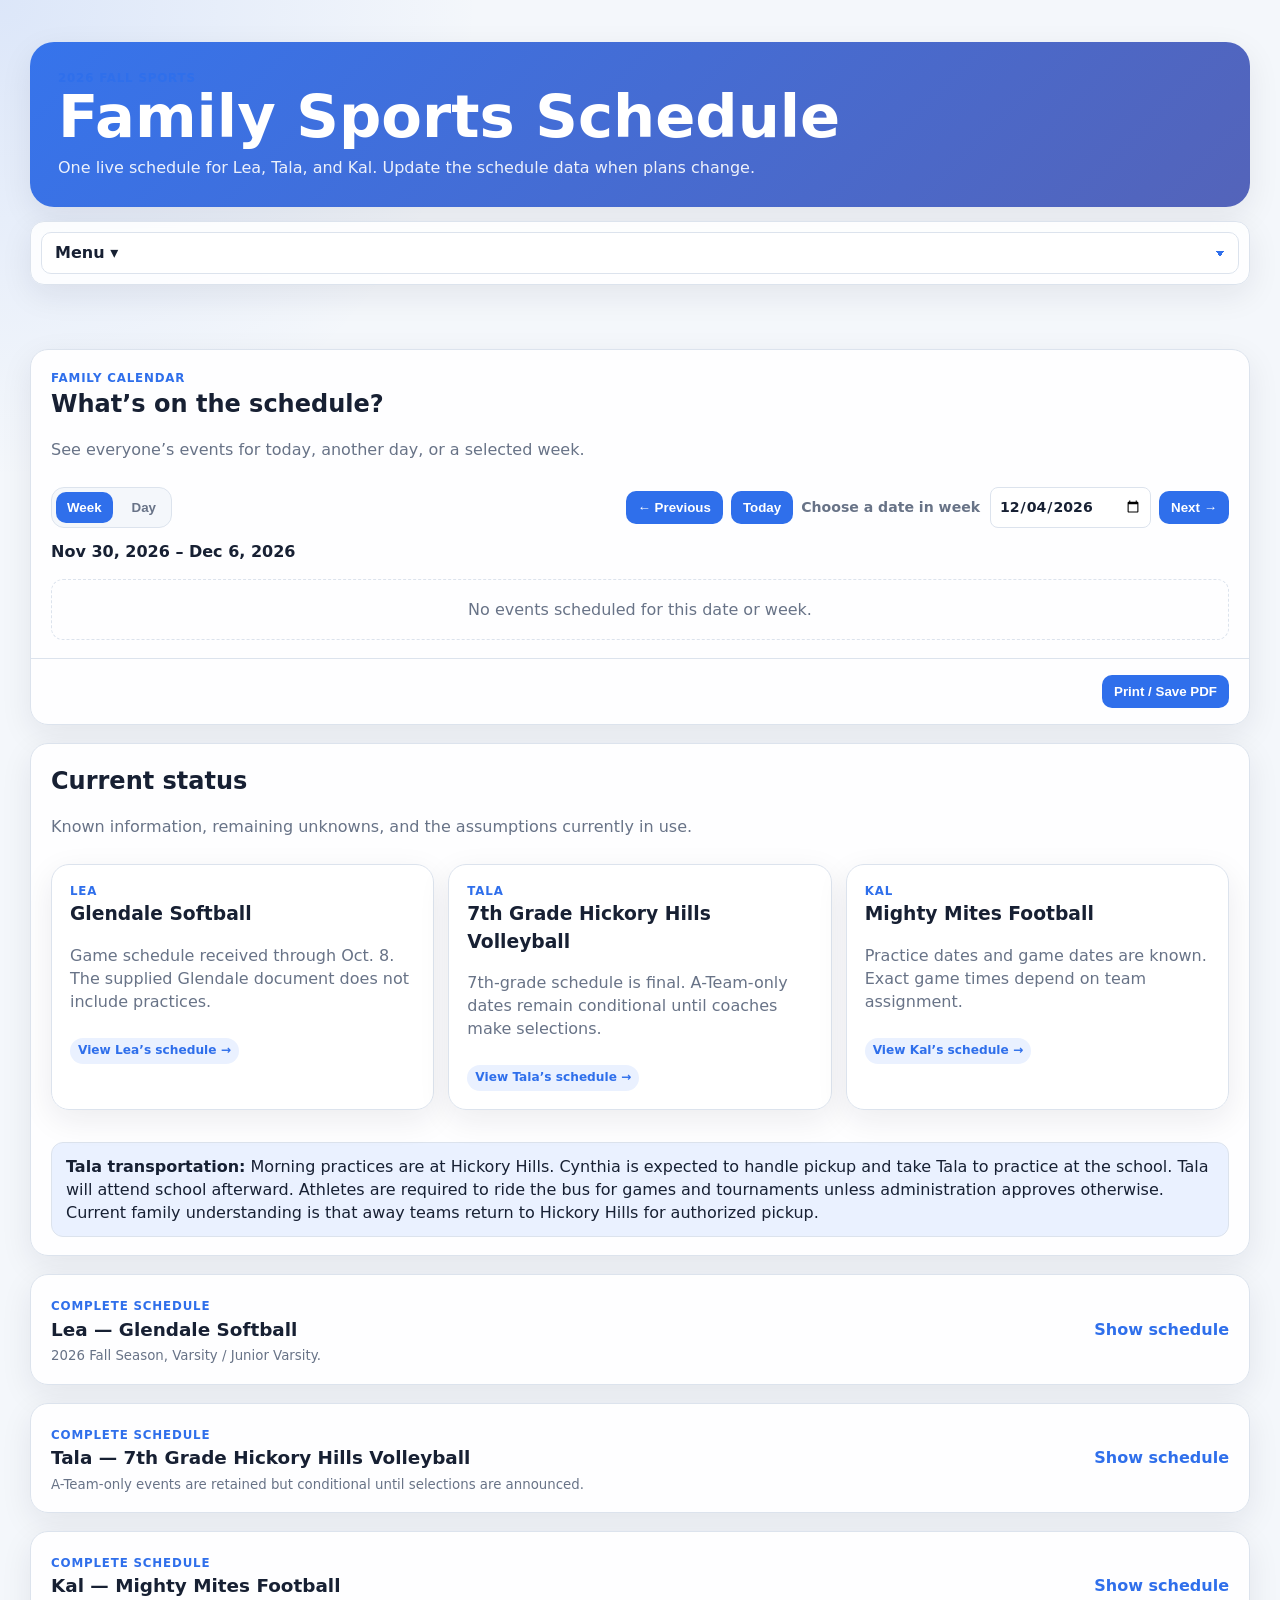
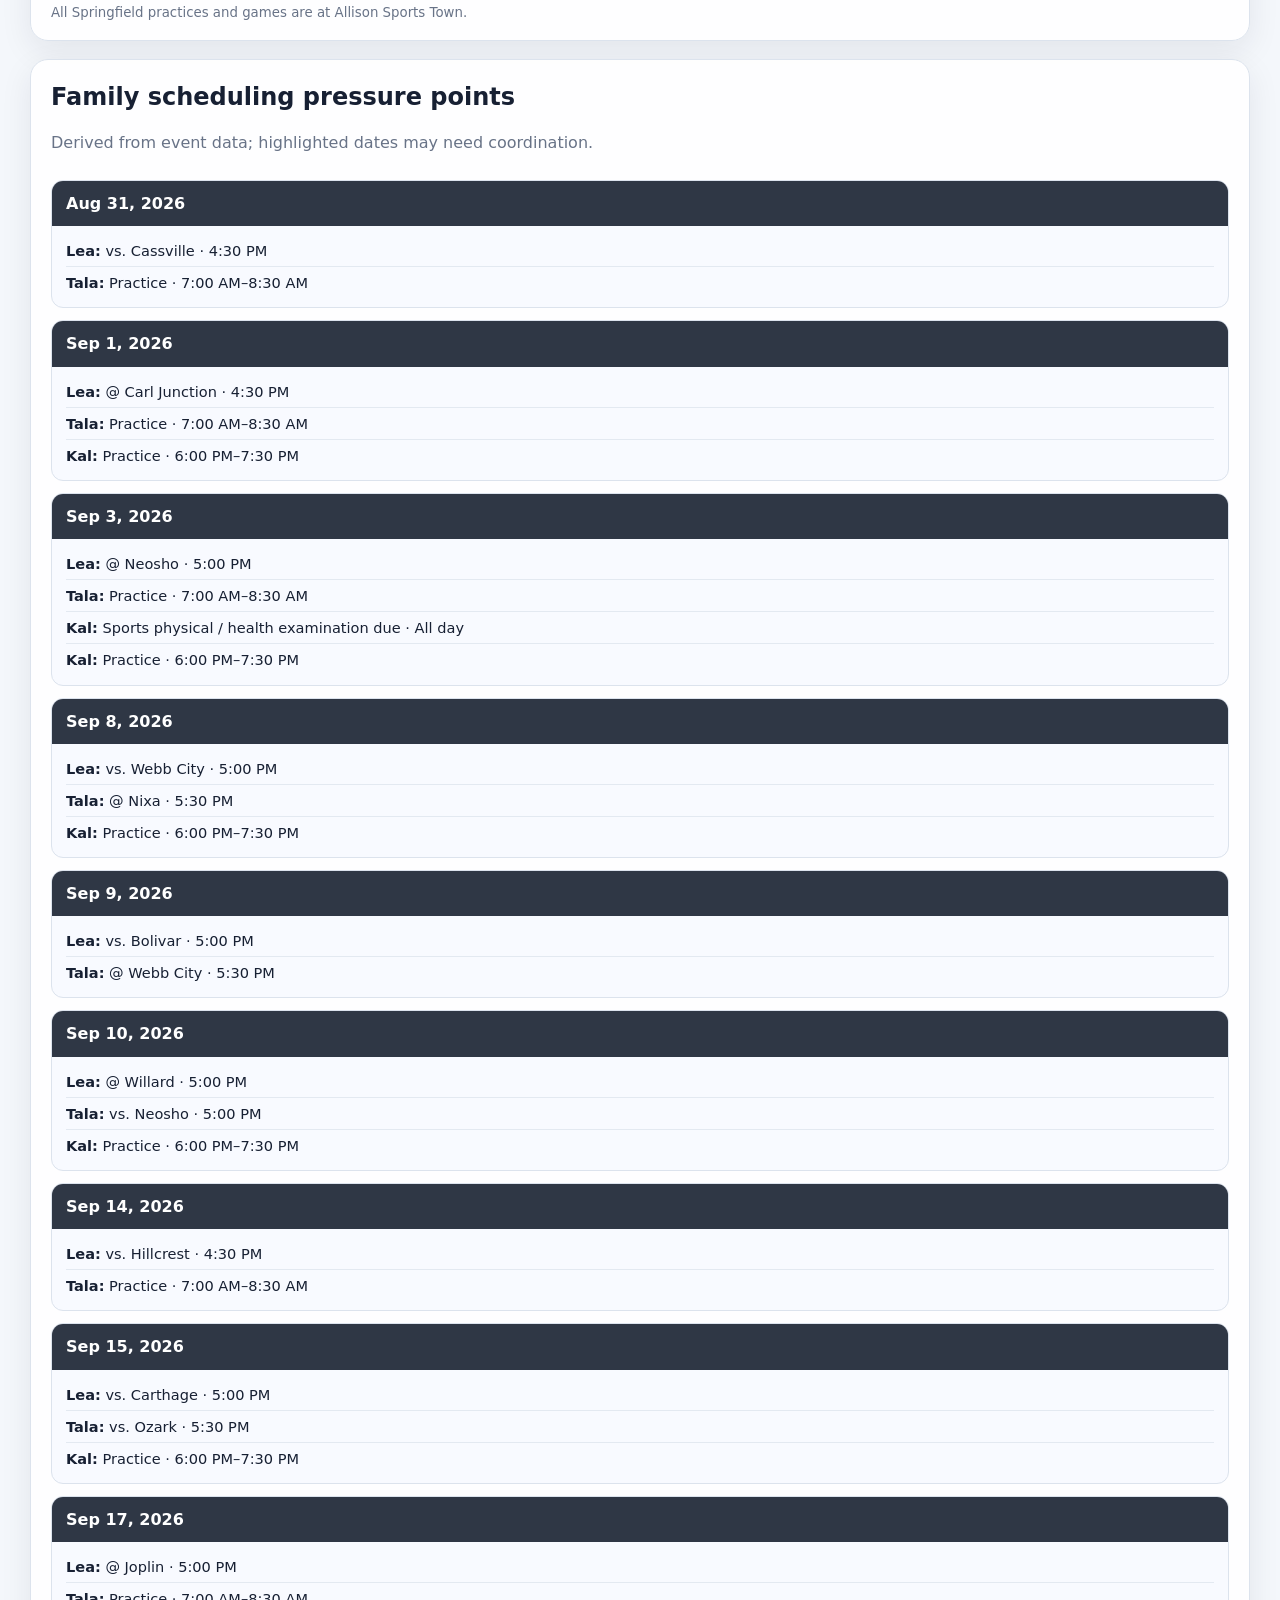
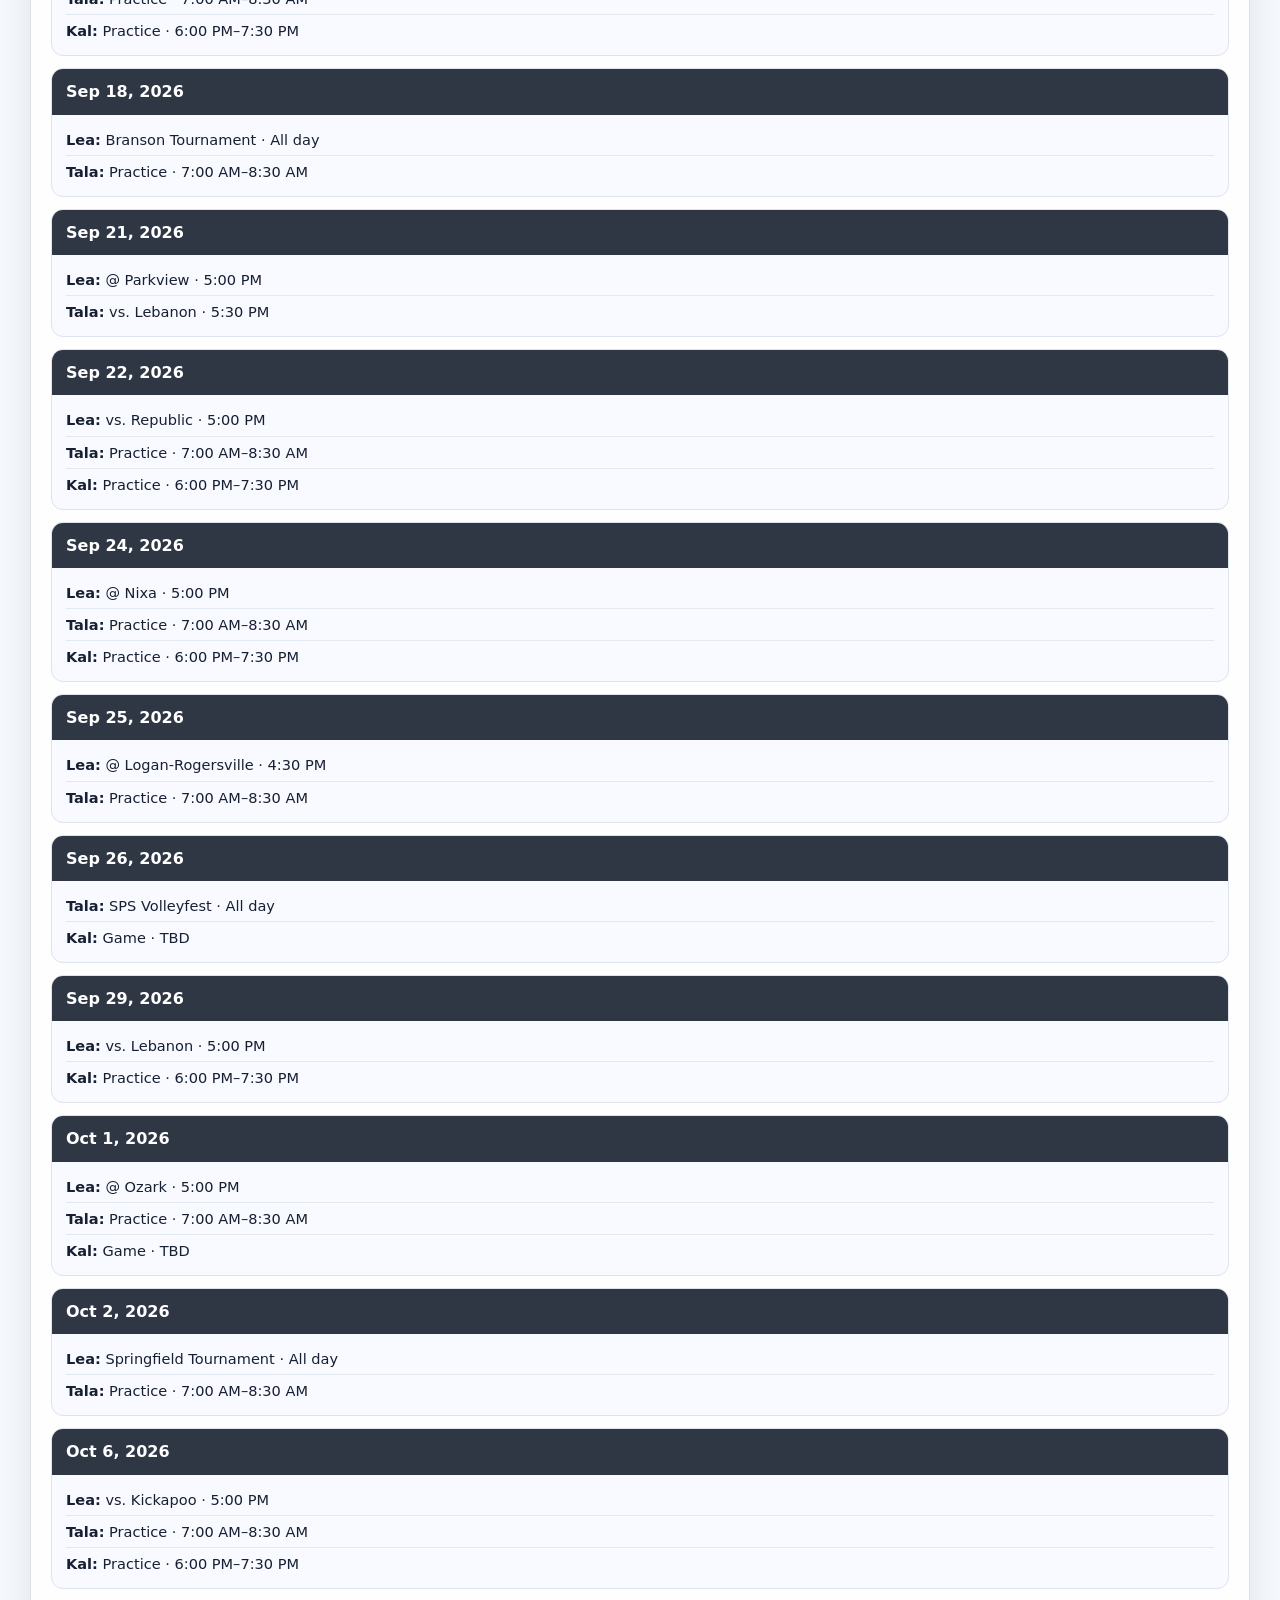
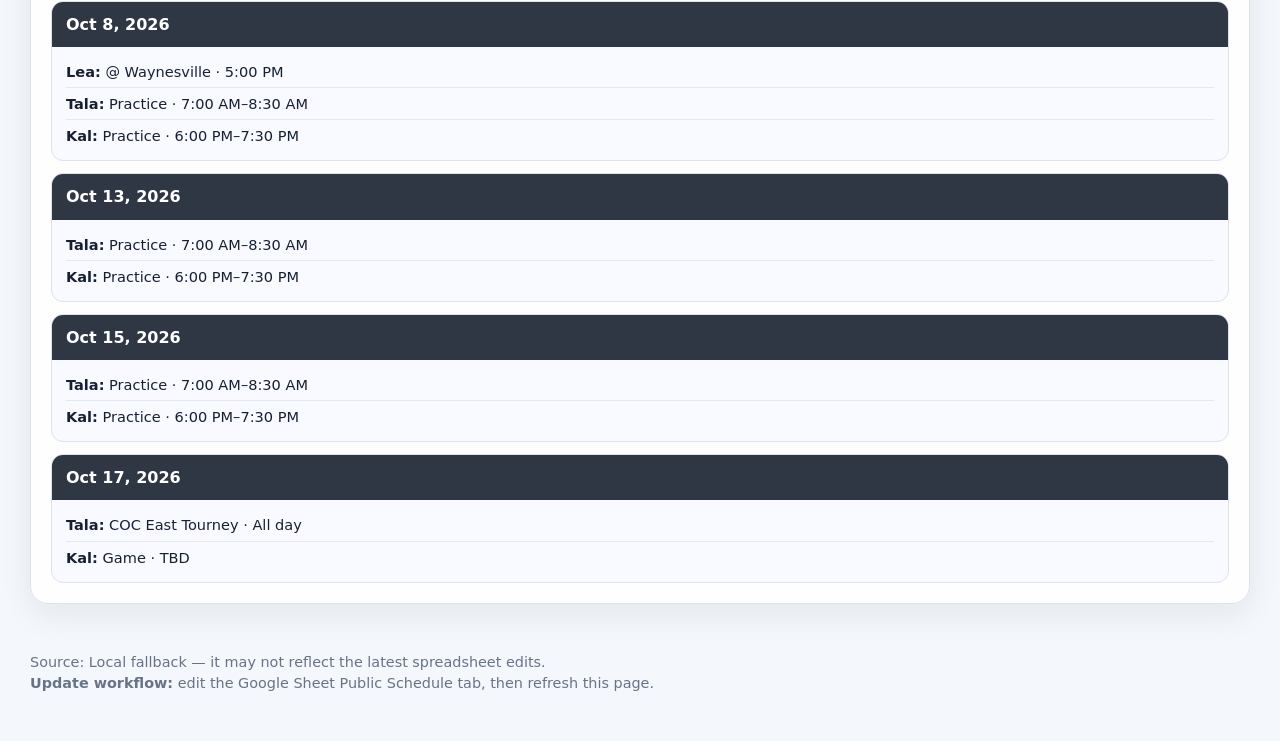
<file: index.html>
<!doctype html>
<html lang="en"><head><meta charset="utf-8"><meta name="viewport" content="width=device-width, initial-scale=1"><meta name="color-scheme" content="light dark"><meta name="description" content="Fall 2026 family sports schedule for Lea, Tala, and Kal."><title>Family Fall Sports Schedule 2026</title><link rel="stylesheet" href="assets/styles.css"><link rel="stylesheet" href="assets/pressure-points.css"><script src="assets/app.js" defer></script></head>
<body><div class="wrap"><header><div class="hero"><div class="eyebrow hero-eyebrow">2026 Fall Sports</div><h1>Family Sports Schedule</h1><p id="hero-copy">A shared schedule for Lea, Tala, and Kal.</p></div><nav aria-label="Schedule navigation"><select aria-label="Menu" onchange="if(this.value) location.href=this.value"><option value="" selected>Menu ▾</option><option value="#family-calendar">Family Calendar</option><option value="#overview">Overview</option><option value="#lea">Lea</option><option value="#tala">Tala</option><option value="#kal">Kal</option><option value="#conflicts">Pressure Points</option><option value="how-to.html">How to Use</option></select></nav></header><main id="schedule-app" aria-live="polite"><p class="loading">Loading schedule…</p></main><footer><span id="source-status" aria-live="polite"></span><br><strong>Update workflow:</strong> edit the Google Sheet Public Schedule tab, then refresh this page.</footer></div><script src="assets/pressure-points.js" defer></script></body></html>
</file>
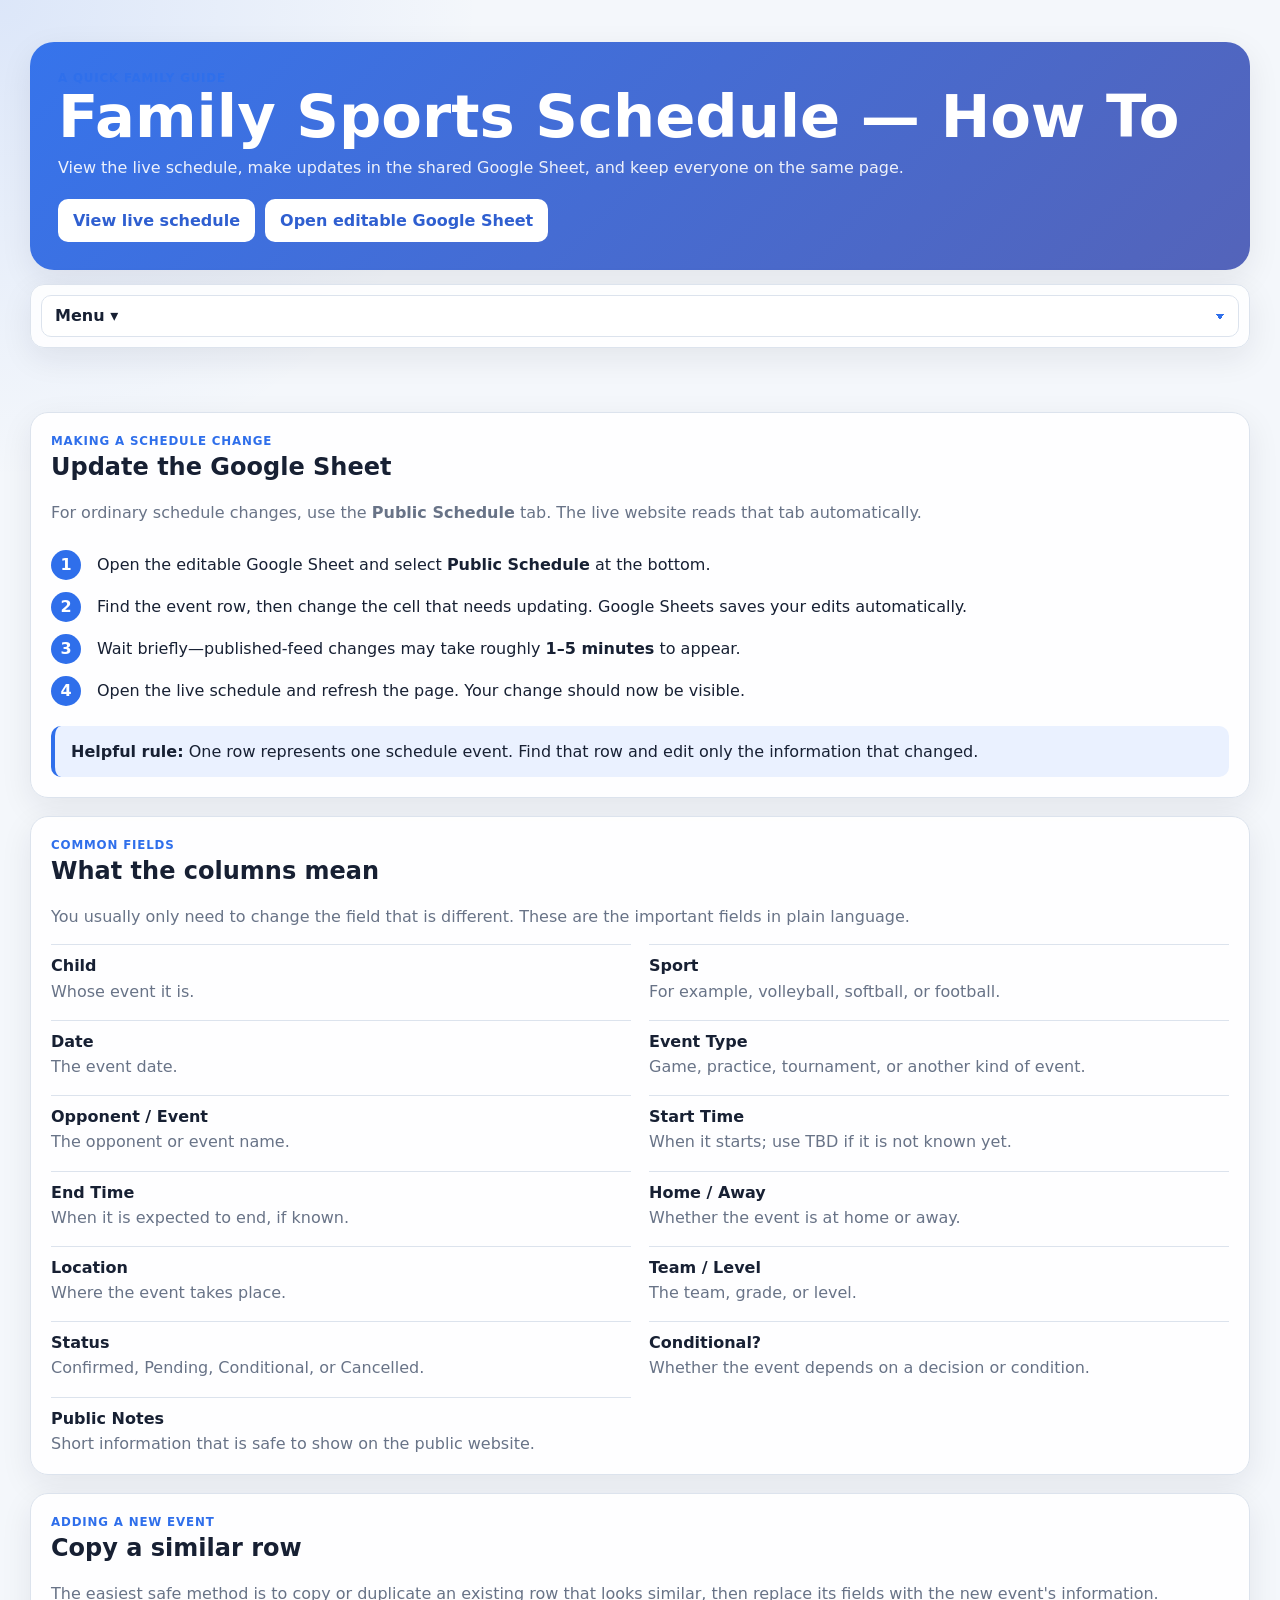
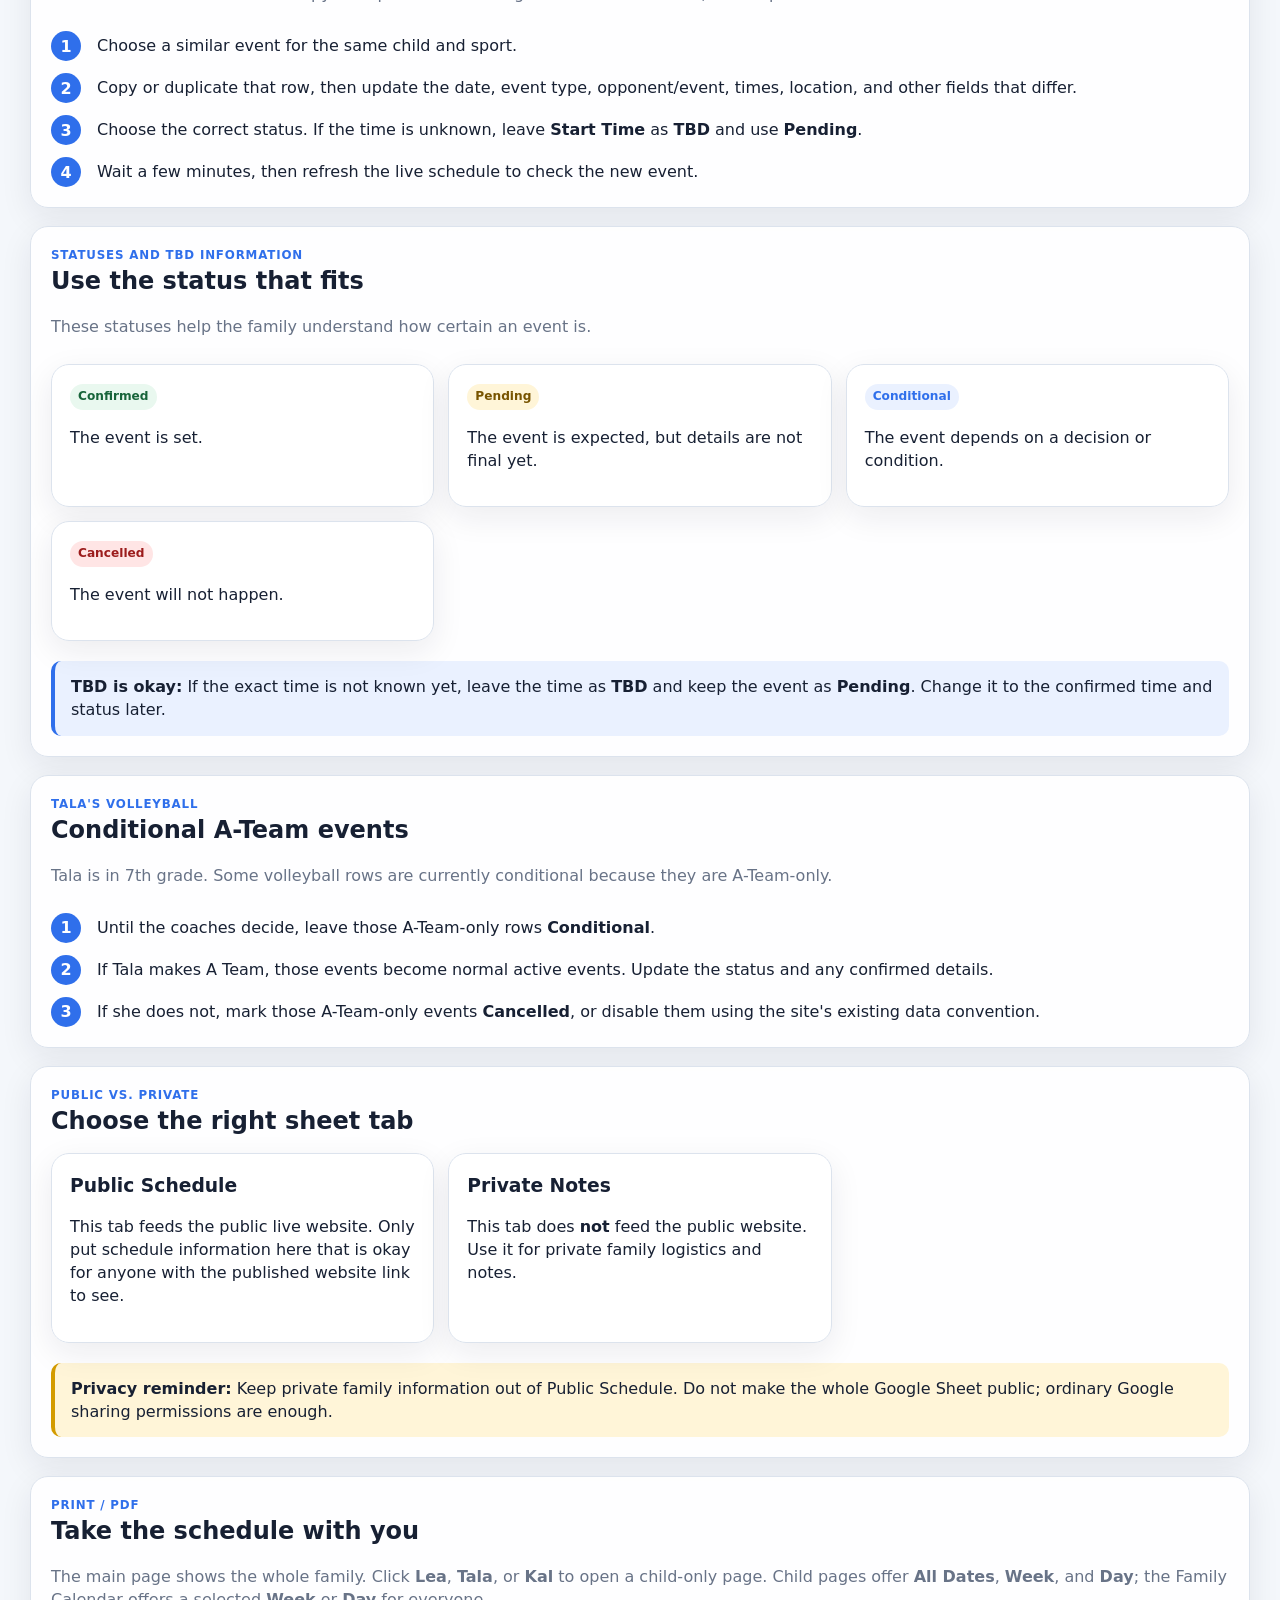
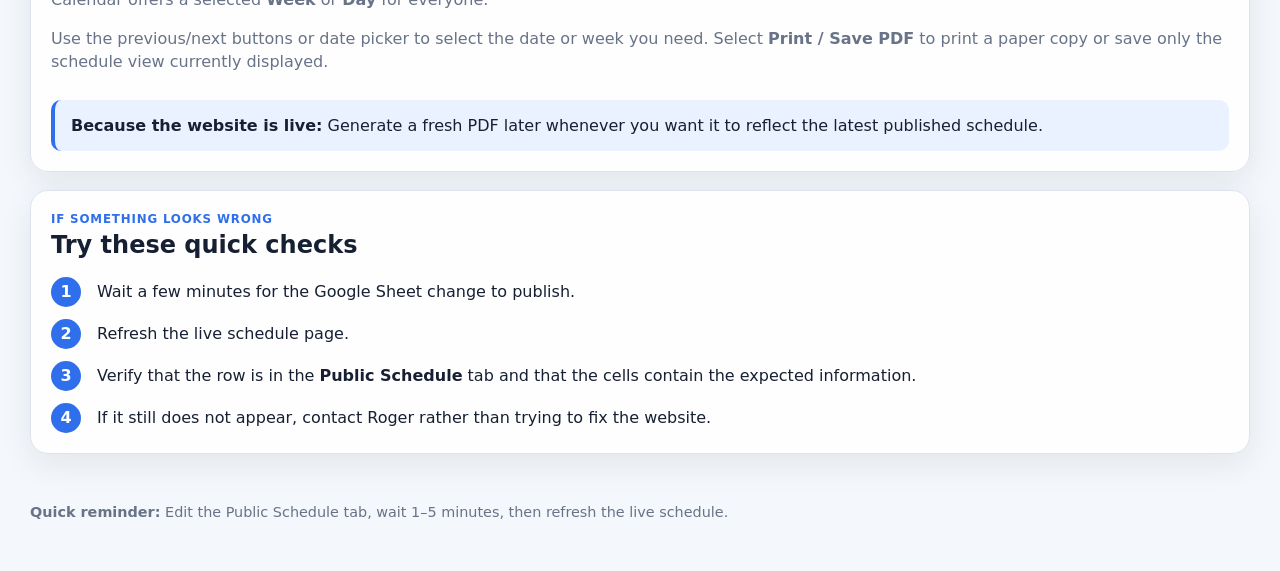
<file: how-to.html>
<!doctype html>
<html lang="en">
<head>
  <meta charset="utf-8">
  <meta name="viewport" content="width=device-width, initial-scale=1">
  <meta name="color-scheme" content="light dark">
  <meta name="description" content="Simple instructions for viewing and updating the Tago family sports schedule.">
  <title>Family Sports Schedule — How To</title>
  <link rel="stylesheet" href="assets/styles.css">
  <style>
    .hero .button-link { background: white; color: #2f5fd0; }
    .hero .button-link:hover { background: #eef4ff; color: #244da9; }
    .button-row { display: flex; flex-wrap: wrap; gap: 10px; margin-top: 20px; }
    .button-link { display: inline-flex; align-items: center; justify-content: center; min-height: 42px; padding: 10px 15px; border-radius: 10px; background: var(--accent); color: white; font-weight: 800; text-decoration: none; }
    .button-link.secondary { background: var(--accent-soft); color: var(--accent); }
    .button-link:hover { filter: brightness(.96); }
    .steps { counter-reset: step; display: grid; gap: 12px; padding: 0 20px 20px; }
    .step { display: grid; grid-template-columns: 34px 1fr; gap: 12px; align-items: start; }
    .step::before { counter-increment: step; content: counter(step); display: grid; place-items: center; width: 30px; height: 30px; border-radius: 50%; background: var(--accent); color: white; font-weight: 800; }
    .step p { margin: 3px 0 0; }
    .field-list { display: grid; grid-template-columns: repeat(2, minmax(0, 1fr)); gap: 8px 18px; margin: 12px 0 0; }
    .field-list div { padding: 9px 0; border-top: 1px solid var(--line); }
    .field-list dt { font-weight: 800; }
    .field-list dd { margin: 2px 0 0; color: var(--muted); }
    .callout { margin: 0 20px 20px; padding: 14px 16px; border-left: 4px solid var(--accent); border-radius: 10px; background: var(--accent-soft); }
    .callout.warning { border-left-color: #d39b00; background: var(--warning); }
    .link-card { display: flex; flex-direction: column; justify-content: space-between; gap: 14px; }
    .link-card p { margin: 0; color: var(--muted); }
    .link-card .button-link { align-self: flex-start; }
    @media(max-width:820px) { .steps { padding: 0 15px 15px; } .callout { margin: 0 15px 15px; } .field-list { grid-template-columns: 1fr; } }
    @media print { .button-link { color: var(--text); background: white; border: 1px solid var(--line); } a[href]::after { content: none; } }
  </style>
</head>
<body>
  <div class="wrap">
    <header>
      <div class="hero">
        <div class="eyebrow hero-eyebrow">A quick family guide</div>
        <h1>Family Sports Schedule — How To</h1>
        <p>View the live schedule, make updates in the shared Google Sheet, and keep everyone on the same page.</p>
        <div class="button-row">
          <a class="button-link" href="https://rwfaught.github.io/Tago_Childrens_Sports_Schedule/">View live schedule</a>
          <a class="button-link" href="https://docs.google.com/spreadsheets/d/1_U3u9AoElSN55an0hIUDIZ-WYu0smsCXKB_Rw_Hy_O8/edit" target="_blank" rel="noopener">Open editable Google Sheet</a>
        </div>
      </div>
      <nav aria-label="Schedule navigation">
        <select aria-label="Menu" onchange="if(this.value) location.href=this.value">
          <option value="" selected>Menu ▾</option>
          <option value="index.html">Family Schedule</option>
          <option value="lea.html">Lea</option>
          <option value="tala.html">Tala</option>
          <option value="kal.html">Kal</option>
          <option value="how-to.html">How to Use</option>
        </select>
      </nav>
    </header>

    <main>
      <section id="change">
        <div class="section-head">
          <div class="eyebrow">Making a schedule change</div>
          <h2>Update the Google Sheet</h2>
          <p>For ordinary schedule changes, use the <strong>Public Schedule</strong> tab. The live website reads that tab automatically.</p>
        </div>
        <div class="steps">
          <div class="step"><p>Open the editable Google Sheet and select <strong>Public Schedule</strong> at the bottom.</p></div>
          <div class="step"><p>Find the event row, then change the cell that needs updating. Google Sheets saves your edits automatically.</p></div>
          <div class="step"><p>Wait briefly—published-feed changes may take roughly <strong>1–5 minutes</strong> to appear.</p></div>
          <div class="step"><p>Open the live schedule and refresh the page. Your change should now be visible.</p></div>
        </div>
        <div class="callout"><strong>Helpful rule:</strong> One row represents one schedule event. Find that row and edit only the information that changed.</div>
      </section>

      <section id="fields">
        <div class="section-head">
          <div class="eyebrow">Common fields</div>
          <h2>What the columns mean</h2>
          <p>You usually only need to change the field that is different. These are the important fields in plain language.</p>
          <dl class="field-list">
            <div><dt>Child</dt><dd>Whose event it is.</dd></div>
            <div><dt>Sport</dt><dd>For example, volleyball, softball, or football.</dd></div>
            <div><dt>Date</dt><dd>The event date.</dd></div>
            <div><dt>Event Type</dt><dd>Game, practice, tournament, or another kind of event.</dd></div>
            <div><dt>Opponent / Event</dt><dd>The opponent or event name.</dd></div>
            <div><dt>Start Time</dt><dd>When it starts; use TBD if it is not known yet.</dd></div>
            <div><dt>End Time</dt><dd>When it is expected to end, if known.</dd></div>
            <div><dt>Home / Away</dt><dd>Whether the event is at home or away.</dd></div>
            <div><dt>Location</dt><dd>Where the event takes place.</dd></div>
            <div><dt>Team / Level</dt><dd>The team, grade, or level.</dd></div>
            <div><dt>Status</dt><dd>Confirmed, Pending, Conditional, or Cancelled.</dd></div>
            <div><dt>Conditional?</dt><dd>Whether the event depends on a decision or condition.</dd></div>
            <div><dt>Public Notes</dt><dd>Short information that is safe to show on the public website.</dd></div>
          </dl>
        </div>
      </section>

      <section id="add">
        <div class="section-head">
          <div class="eyebrow">Adding a new event</div>
          <h2>Copy a similar row</h2>
          <p>The easiest safe method is to copy or duplicate an existing row that looks similar, then replace its fields with the new event's information.</p>
        </div>
        <div class="steps">
          <div class="step"><p>Choose a similar event for the same child and sport.</p></div>
          <div class="step"><p>Copy or duplicate that row, then update the date, event type, opponent/event, times, location, and other fields that differ.</p></div>
          <div class="step"><p>Choose the correct status. If the time is unknown, leave <strong>Start Time</strong> as <strong>TBD</strong> and use <strong>Pending</strong>.</p></div>
          <div class="step"><p>Wait a few minutes, then refresh the live schedule to check the new event.</p></div>
        </div>
      </section>

      <section id="statuses">
        <div class="section-head">
          <div class="eyebrow">Statuses and TBD information</div>
          <h2>Use the status that fits</h2>
          <p>These statuses help the family understand how certain an event is.</p>
        </div>
        <div class="grid">
          <div class="card"><span class="badge">Confirmed</span><p>The event is set.</p></div>
          <div class="card"><span class="badge pending">Pending</span><p>The event is expected, but details are not final yet.</p></div>
          <div class="card"><span class="badge conditional">Conditional</span><p>The event depends on a decision or condition.</p></div>
          <div class="card"><span class="badge cancelled">Cancelled</span><p>The event will not happen.</p></div>
        </div>
        <div class="callout"><strong>TBD is okay:</strong> If the exact time is not known yet, leave the time as <strong>TBD</strong> and keep the event as <strong>Pending</strong>. Change it to the confirmed time and status later.</div>
      </section>

      <section id="tala">
        <div class="section-head">
          <div class="eyebrow">Tala's volleyball</div>
          <h2>Conditional A-Team events</h2>
          <p>Tala is in 7th grade. Some volleyball rows are currently conditional because they are A-Team-only.</p>
        </div>
        <div class="steps">
          <div class="step"><p>Until the coaches decide, leave those A-Team-only rows <strong>Conditional</strong>.</p></div>
          <div class="step"><p>If Tala makes A Team, those events become normal active events. Update the status and any confirmed details.</p></div>
          <div class="step"><p>If she does not, mark those A-Team-only events <strong>Cancelled</strong>, or disable them using the site's existing data convention.</p></div>
        </div>
      </section>

      <section id="privacy">
        <div class="section-head">
          <div class="eyebrow">Public vs. private</div>
          <h2>Choose the right sheet tab</h2>
        </div>
        <div class="grid">
          <div class="card"><h3>Public Schedule</h3><p>This tab feeds the public live website. Only put schedule information here that is okay for anyone with the published website link to see.</p></div>
          <div class="card"><h3>Private Notes</h3><p>This tab does <strong>not</strong> feed the public website. Use it for private family logistics and notes.</p></div>
        </div>
        <div class="callout warning"><strong>Privacy reminder:</strong> Keep private family information out of Public Schedule. Do not make the whole Google Sheet public; ordinary Google sharing permissions are enough.</div>
      </section>

      <section id="print">
        <div class="section-head">
          <div class="eyebrow">Print / PDF</div>
          <h2>Take the schedule with you</h2>
          <p>The main page shows the whole family. Click <strong>Lea</strong>, <strong>Tala</strong>, or <strong>Kal</strong> to open a child-only page. Child pages offer <strong>All Dates</strong>, <strong>Week</strong>, and <strong>Day</strong>; the Family Calendar offers a selected <strong>Week</strong> or <strong>Day</strong> for everyone.</p>
          <p>Use the previous/next buttons or date picker to select the date or week you need. Select <strong>Print / Save PDF</strong> to print a paper copy or save only the schedule view currently displayed.</p>
        </div>
        <div class="callout"><strong>Because the website is live:</strong> Generate a fresh PDF later whenever you want it to reflect the latest published schedule.</div>
      </section>

      <section id="help">
        <div class="section-head">
          <div class="eyebrow">If something looks wrong</div>
          <h2>Try these quick checks</h2>
        </div>
        <div class="steps">
          <div class="step"><p>Wait a few minutes for the Google Sheet change to publish.</p></div>
          <div class="step"><p>Refresh the live schedule page.</p></div>
          <div class="step"><p>Verify that the row is in the <strong>Public Schedule</strong> tab and that the cells contain the expected information.</p></div>
          <div class="step"><p>If it still does not appear, contact Roger rather than trying to fix the website.</p></div>
        </div>
      </section>
    </main>

    <footer><strong>Quick reminder:</strong> Edit the Public Schedule tab, wait 1–5 minutes, then refresh the live schedule.</footer>
  </div>
</body>
</html>
</file>
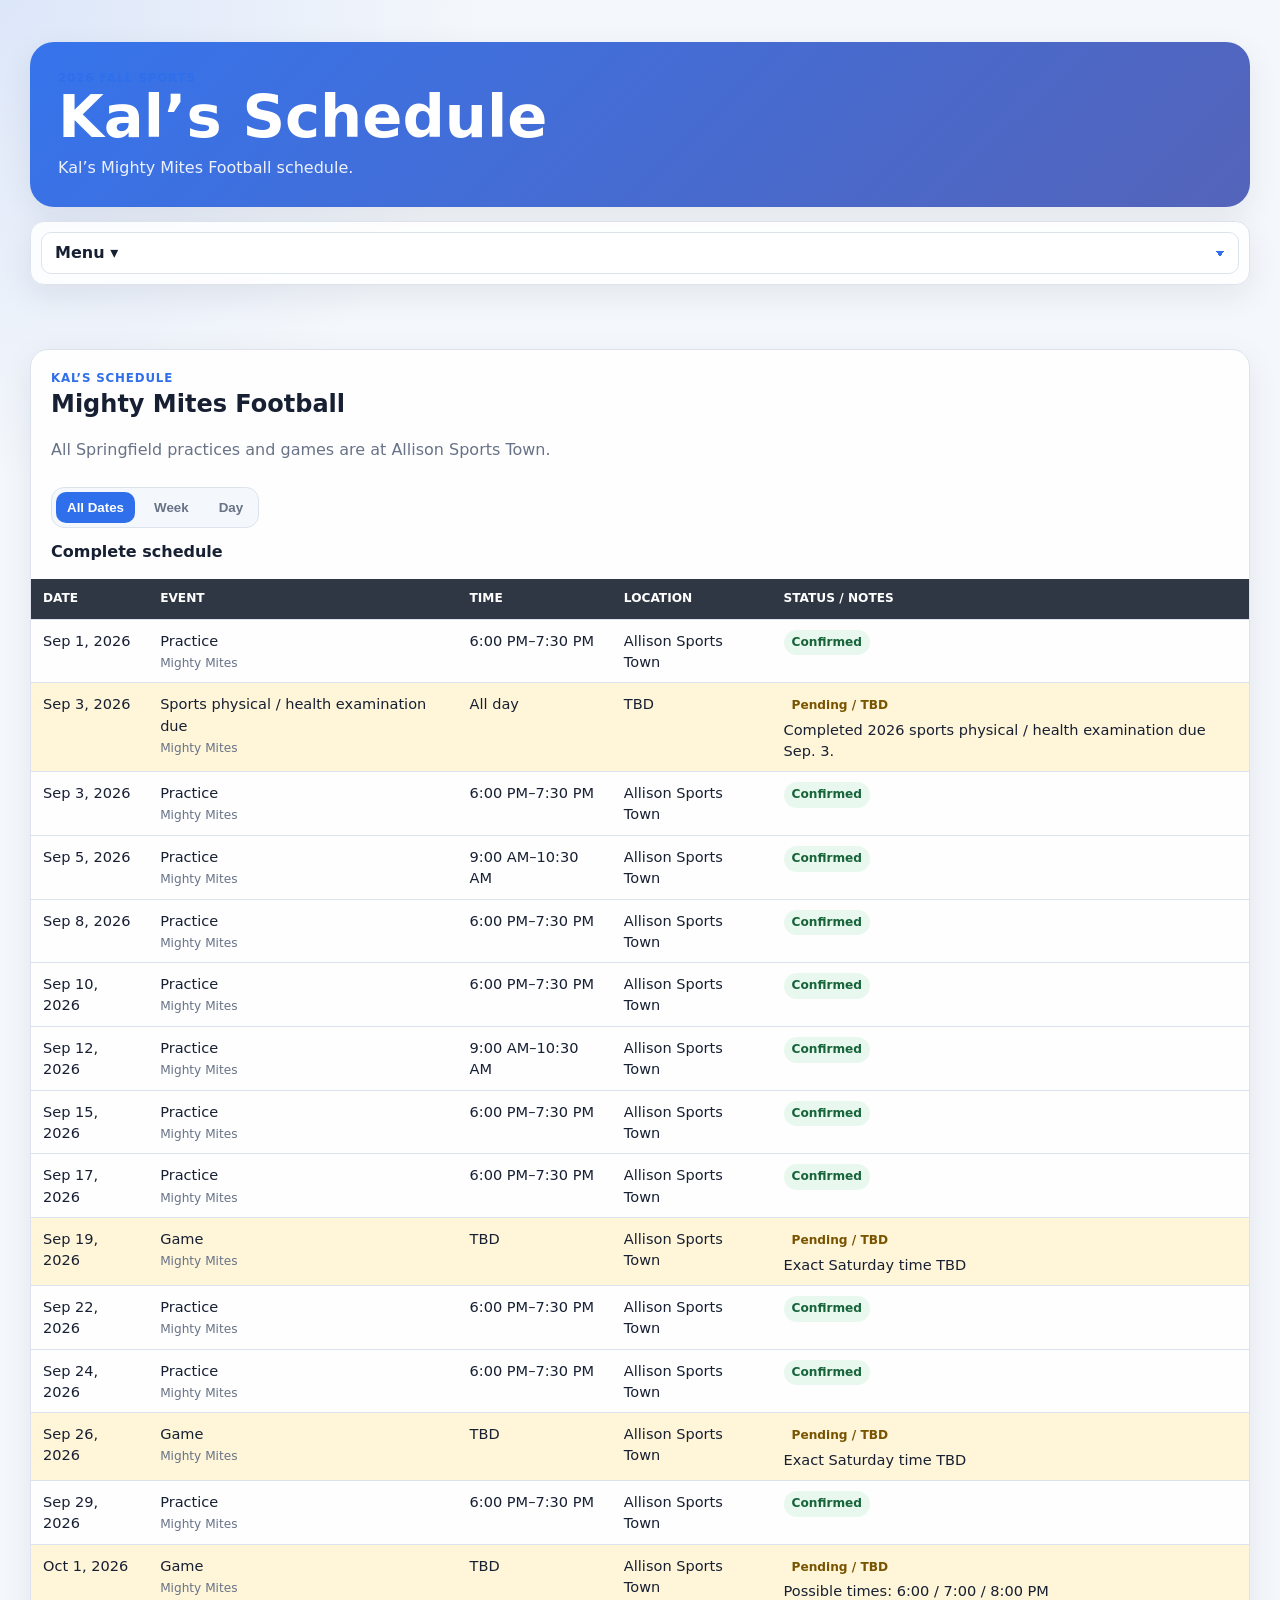
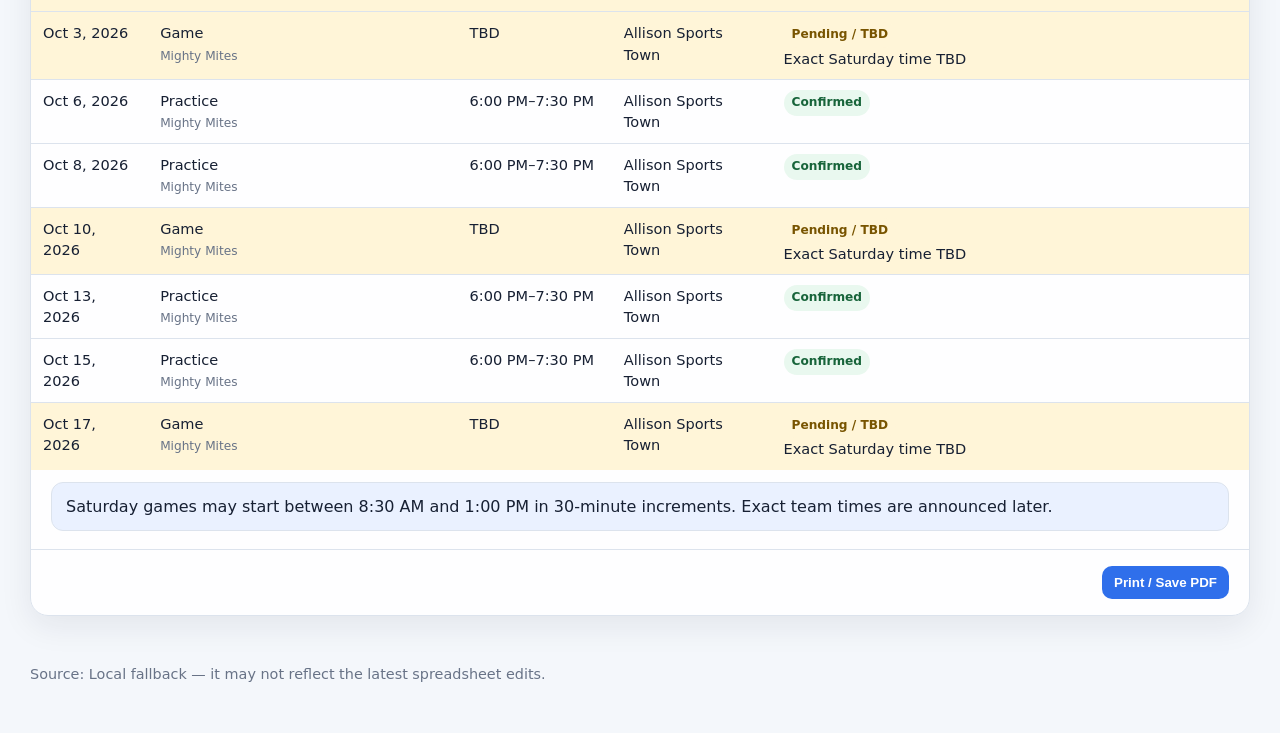
<file: kal.html>
<!doctype html><html lang="en"><head><meta charset="utf-8"><meta name="viewport" content="width=device-width, initial-scale=1"><meta name="color-scheme" content="light dark"><meta name="description" content="Kal's sports schedule."><title>Kal’s Schedule</title><link rel="stylesheet" href="assets/styles.css"><script src="assets/app.js" defer></script></head><body data-child="Kal"><div class="wrap"><header><div class="hero"><div class="eyebrow hero-eyebrow">2026 Fall Sports</div><h1>Kal’s Schedule</h1><p id="hero-copy">Loading Kal’s schedule…</p></div><nav aria-label="Schedule navigation"><select aria-label="Menu" onchange="if(this.value) location.href=this.value"><option value="" selected>Menu ▾</option><option value="index.html">Family Schedule</option><option value="lea.html">Lea</option><option value="tala.html">Tala</option><option value="kal.html">Kal</option><option value="how-to.html">How to Use</option></select></nav></header><main id="schedule-app" aria-live="polite"><p class="loading">Loading schedule…</p></main><footer><span id="source-status" aria-live="polite"></span></footer></div></body></html>
</file>
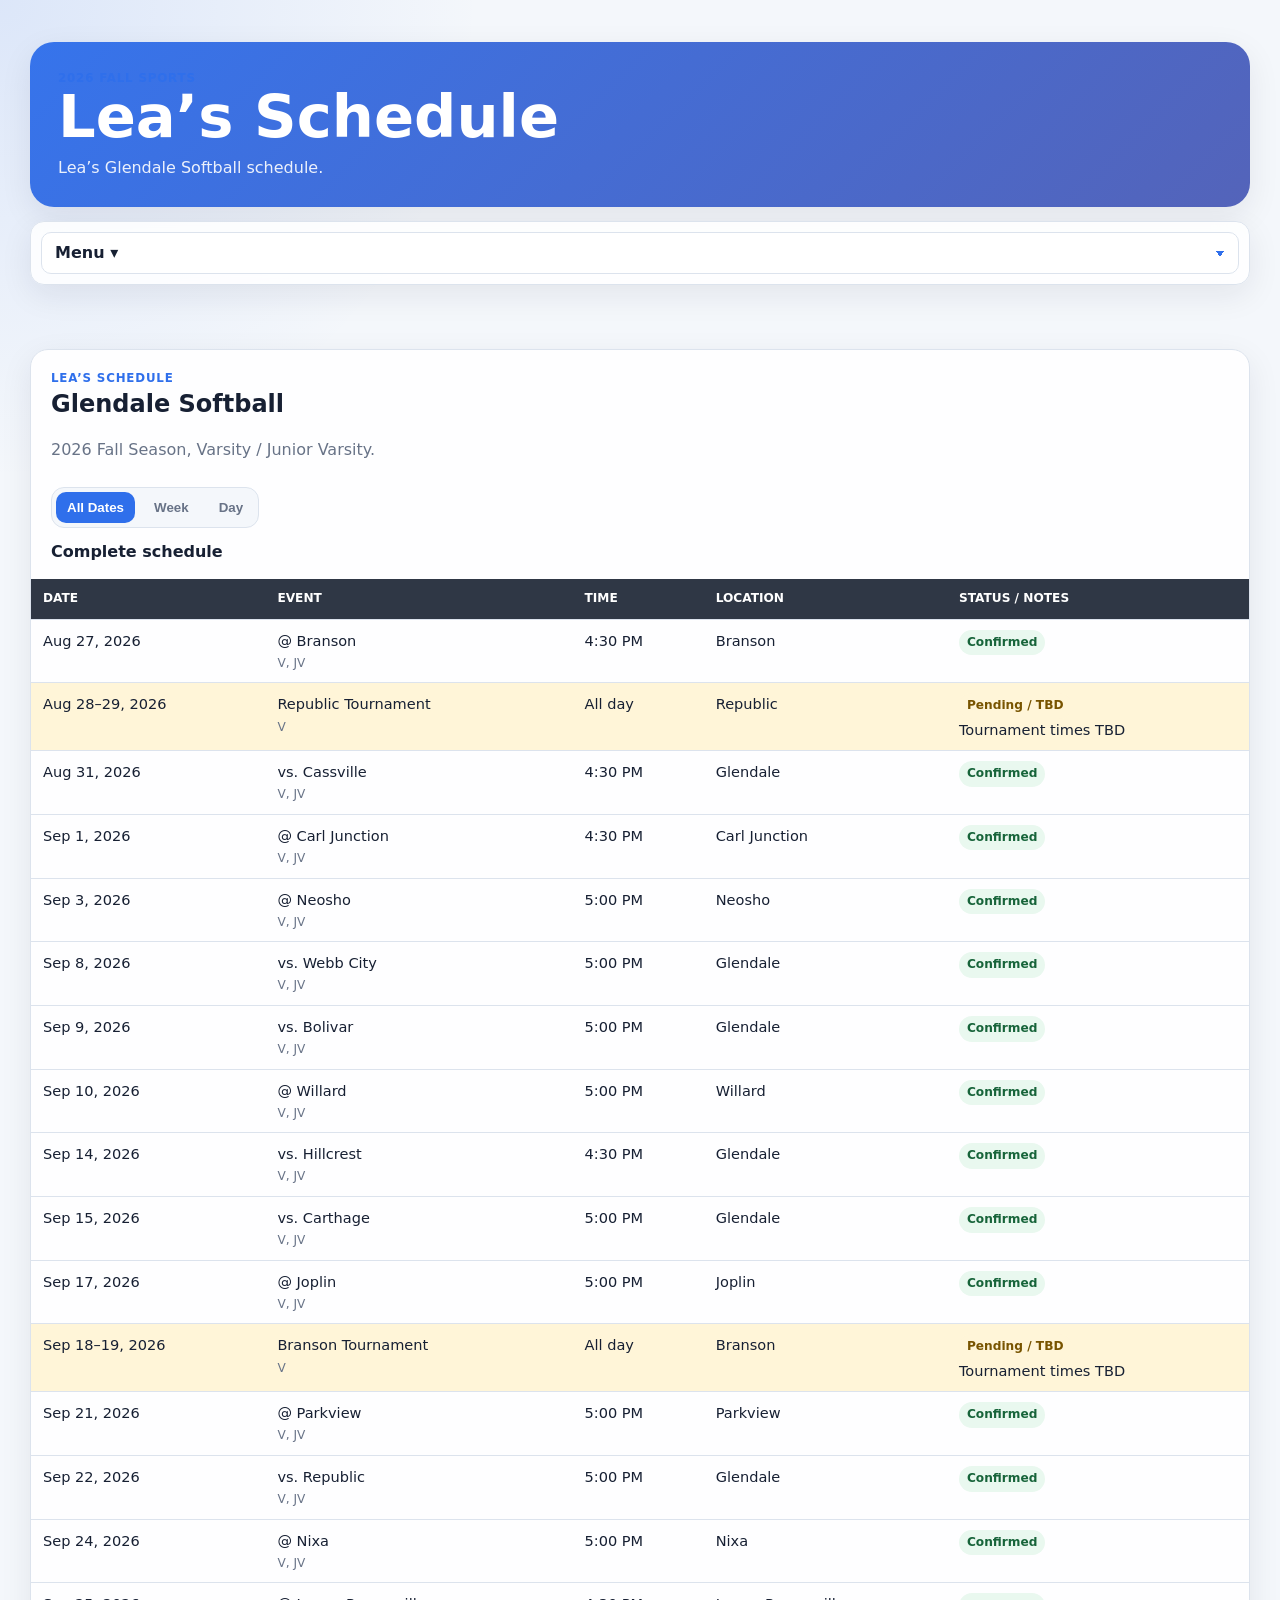
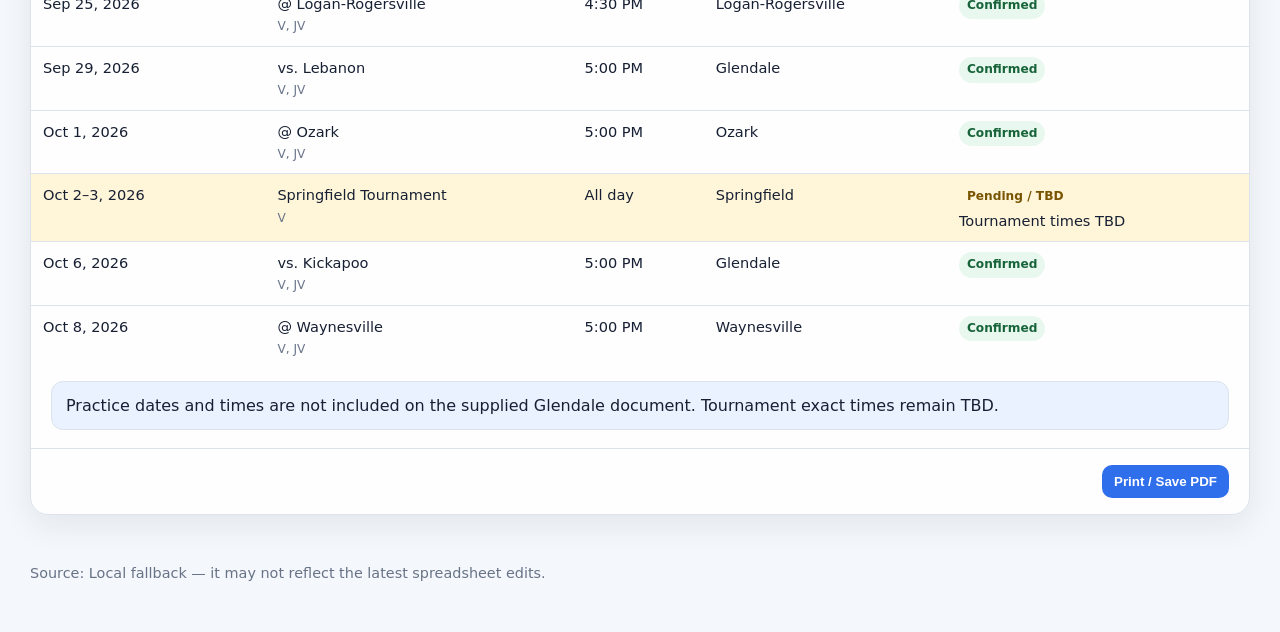
<file: lea.html>
<!doctype html><html lang="en"><head><meta charset="utf-8"><meta name="viewport" content="width=device-width, initial-scale=1"><meta name="color-scheme" content="light dark"><meta name="description" content="Lea's sports schedule."><title>Lea’s Schedule</title><link rel="stylesheet" href="assets/styles.css"><script src="assets/app.js" defer></script></head><body data-child="Lea"><div class="wrap"><header><div class="hero"><div class="eyebrow hero-eyebrow">2026 Fall Sports</div><h1>Lea’s Schedule</h1><p id="hero-copy">Loading Lea’s schedule…</p></div><nav aria-label="Schedule navigation"><select aria-label="Menu" onchange="if(this.value) location.href=this.value"><option value="" selected>Menu ▾</option><option value="index.html">Family Schedule</option><option value="lea.html">Lea</option><option value="tala.html">Tala</option><option value="kal.html">Kal</option><option value="how-to.html">How to Use</option></select></nav></header><main id="schedule-app" aria-live="polite"><p class="loading">Loading schedule…</p></main><footer><span id="source-status" aria-live="polite"></span></footer></div></body></html>
</file>
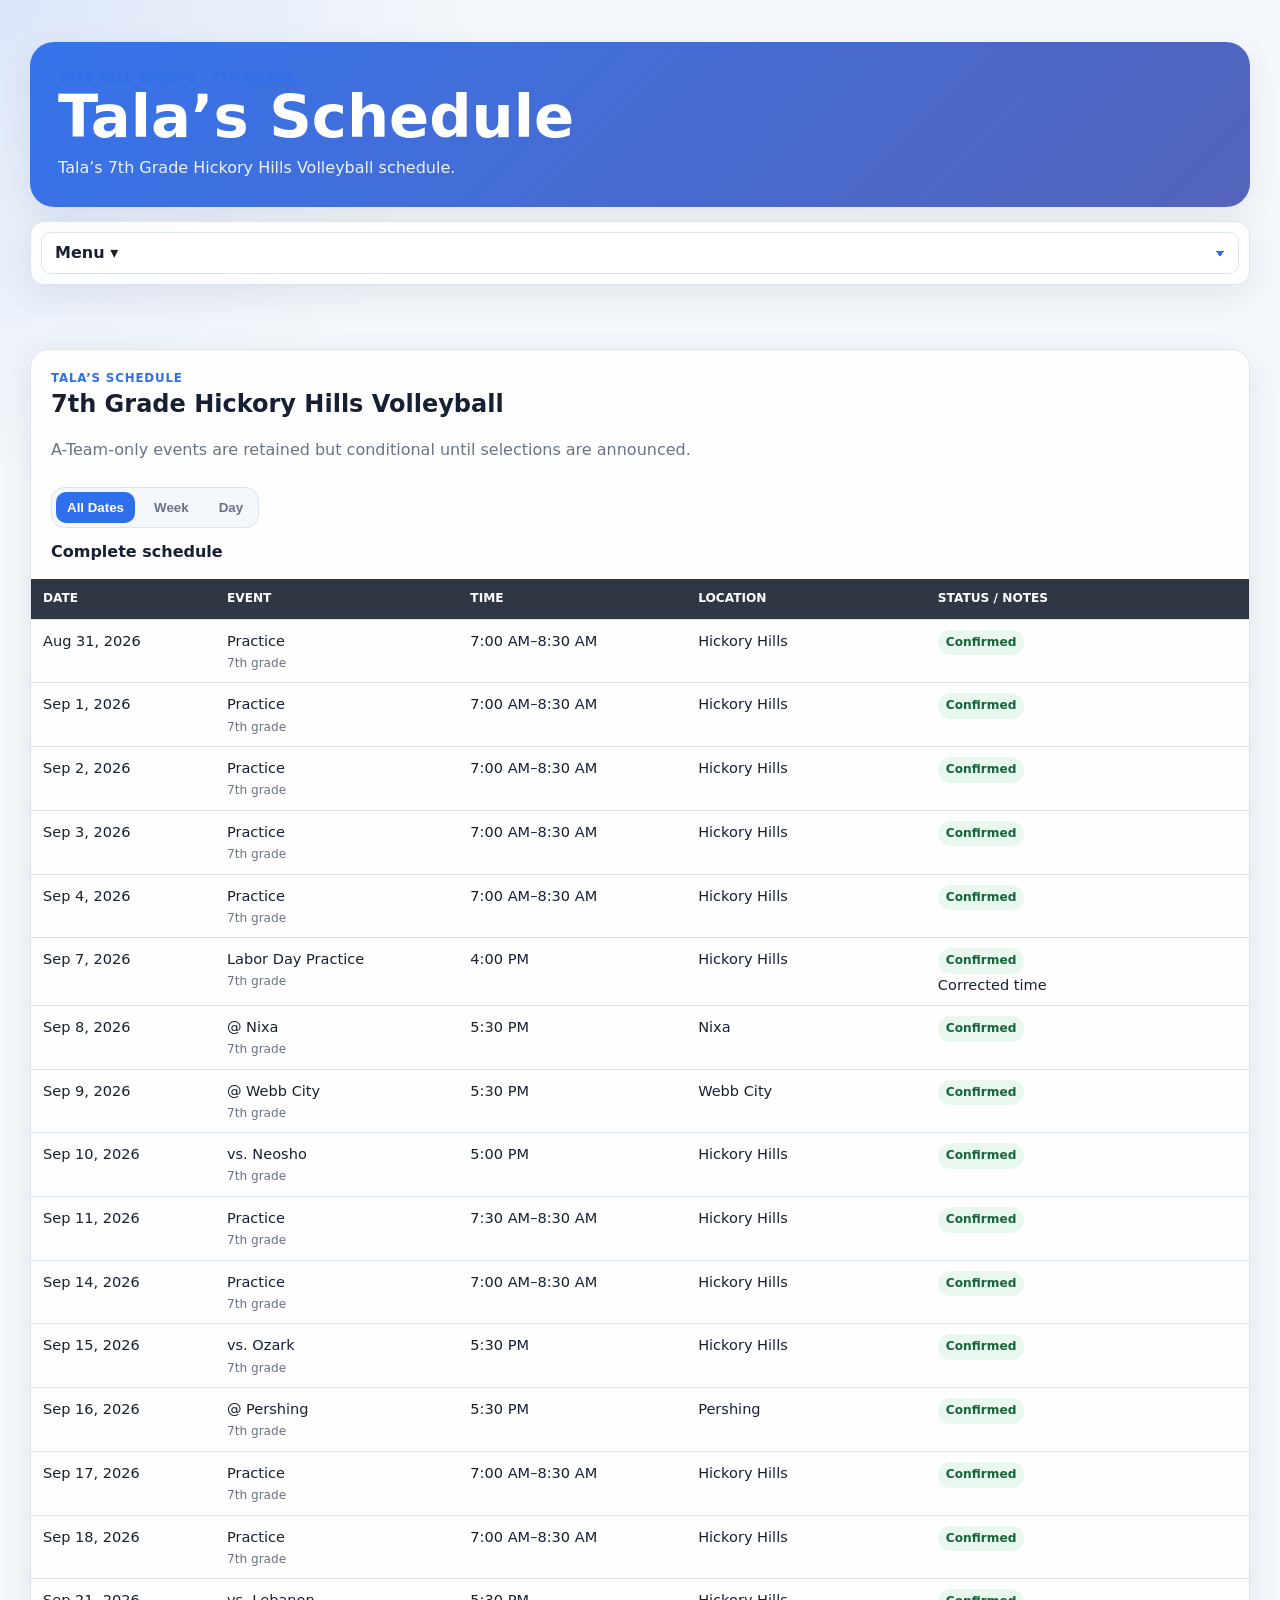
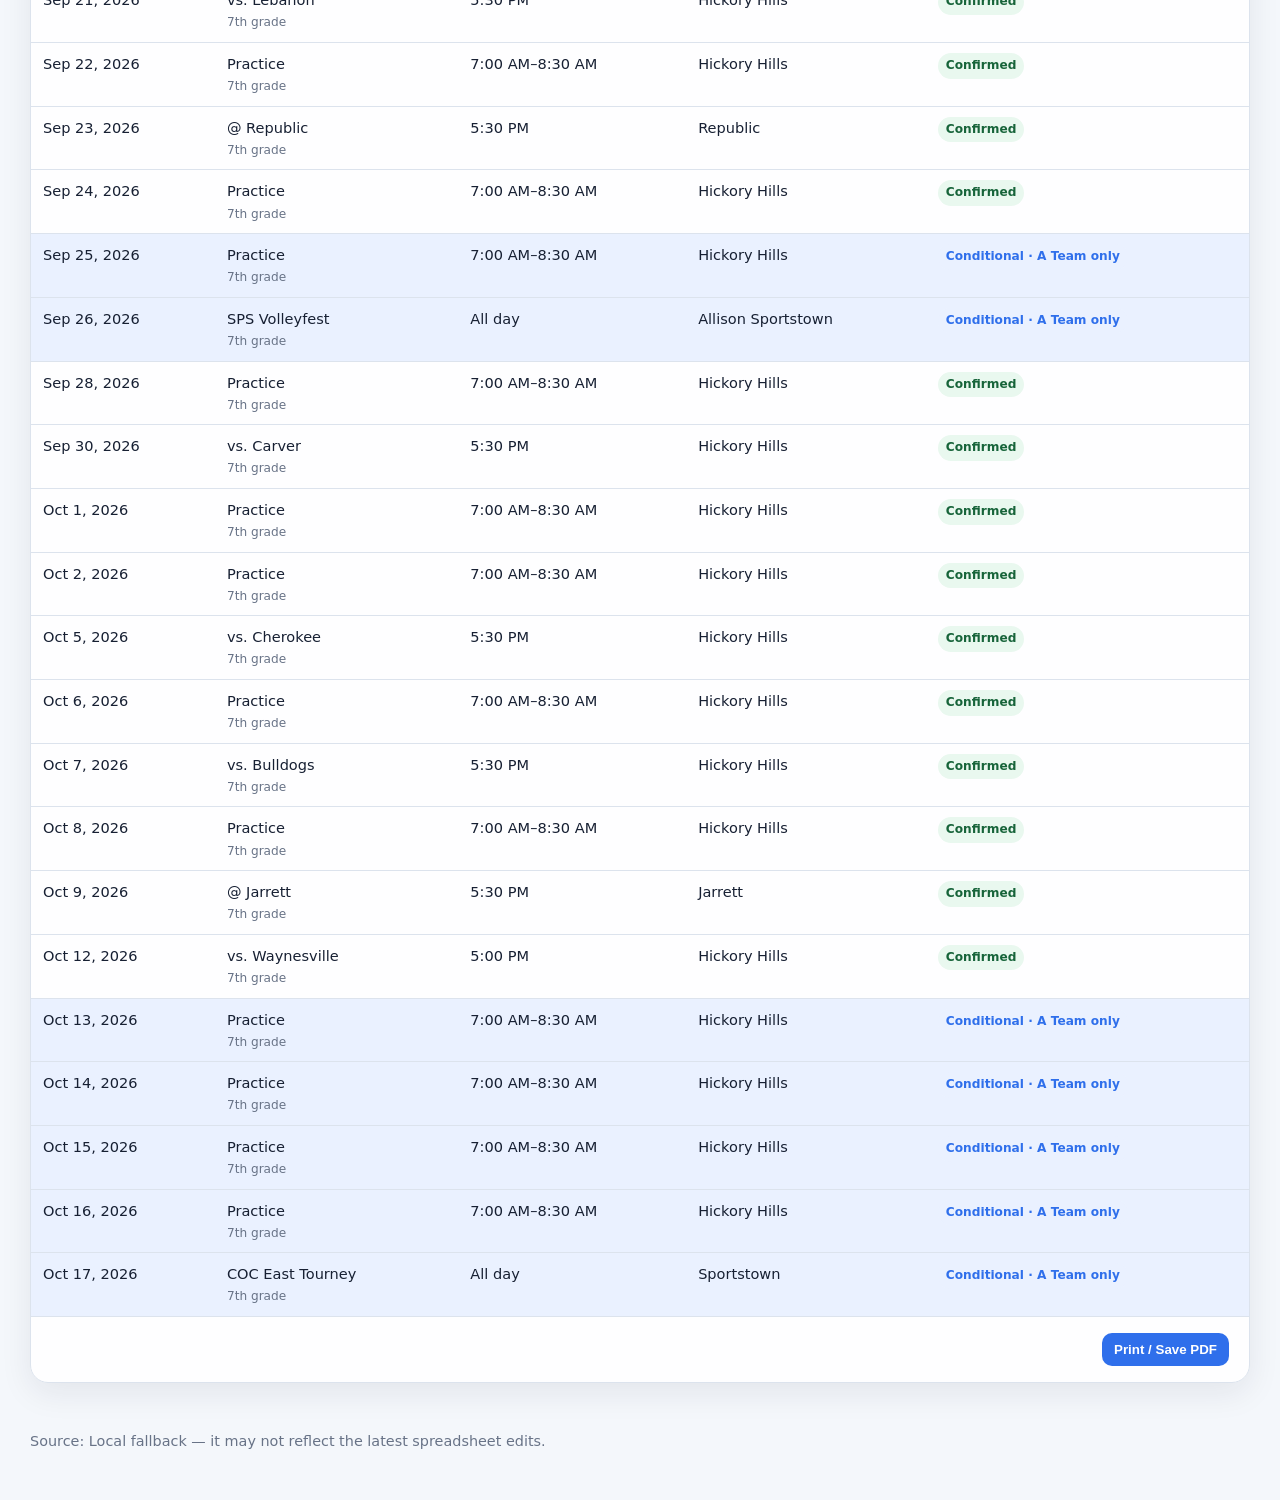
<file: tala.html>
<!doctype html><html lang="en"><head><meta charset="utf-8"><meta name="viewport" content="width=device-width, initial-scale=1"><meta name="color-scheme" content="light dark"><meta name="description" content="Tala's 7th grade sports schedule."><title>Tala’s Schedule</title><link rel="stylesheet" href="assets/styles.css"><script src="assets/app.js" defer></script></head><body data-child="Tala"><div class="wrap"><header><div class="hero"><div class="eyebrow hero-eyebrow">2026 Fall Sports · 7th Grade</div><h1>Tala’s Schedule</h1><p id="hero-copy">Loading Tala’s schedule…</p></div><nav aria-label="Schedule navigation"><select aria-label="Menu" onchange="if(this.value) location.href=this.value"><option value="" selected>Menu ▾</option><option value="index.html">Family Schedule</option><option value="lea.html">Lea</option><option value="tala.html">Tala</option><option value="kal.html">Kal</option><option value="how-to.html">How to Use</option></select></nav></header><main id="schedule-app" aria-live="polite"><p class="loading">Loading schedule…</p></main><footer><span id="source-status" aria-live="polite"></span></footer></div></body></html>
</file>
<file: assets/styles.css>
:root{--bg:#f4f7fb;--panel:rgba(255,255,255,.94);--text:#172033;--muted:#687387;--line:#dce3ed;--accent:#2f6feb;--accent-soft:#eaf1ff;--warning:#fff5d8;--danger:#ffe5e5;--success:#e9f8ef;--shadow:0 10px 32px rgba(20,31,54,.08);--radius:18px;--max:1220px}@media(prefers-color-scheme:dark){:root{--bg:#0d1117;--panel:#161b22;--text:#e6edf3;--muted:#9da7b3;--line:#30363d;--accent:#6ea8fe;--accent-soft:#17284d;--warning:#3b3217;--danger:#452323;--success:#173524;--shadow:none}}*{box-sizing:border-box}html{scroll-behavior:smooth}body{margin:0;font-family:Inter,ui-sans-serif,system-ui,-apple-system,BlinkMacSystemFont,"Segoe UI",sans-serif;background:radial-gradient(circle at top left,rgba(47,111,235,.12),transparent 30rem),var(--bg);color:var(--text);line-height:1.45}.wrap{width:min(var(--max),calc(100% - 28px));margin:0 auto}header{padding:42px 0 22px}.hero{background:linear-gradient(135deg,rgba(47,111,235,.96),rgba(70,87,180,.92));color:#fff;border-radius:24px;padding:28px;box-shadow:var(--shadow)}.hero h1{margin:0 0 8px;font-size:clamp(2rem,5vw,3.7rem);line-height:1.02}.hero p{margin:0;max-width:850px;opacity:.9}.hero-eyebrow{color:#dbe7ff}.eyebrow{color:var(--accent);font-weight:800;text-transform:uppercase;letter-spacing:.07em;font-size:.74rem}nav{position:sticky;top:0;z-index:20;margin:14px 0 24px;background:color-mix(in srgb,var(--panel) 90%,transparent);backdrop-filter:blur(16px);border:1px solid var(--line);border-radius:14px;padding:10px;display:flex;gap:8px;flex-wrap:wrap;box-shadow:var(--shadow)}nav a{text-decoration:none;padding:8px 11px;border-radius:10px;color:var(--muted);font-weight:700;font-size:.9rem}nav a:hover,nav a:focus-visible{background:var(--accent-soft);color:var(--accent)}section,.card{background:var(--panel);border:1px solid var(--line);border-radius:var(--radius);box-shadow:var(--shadow)}section{margin:18px 0;overflow:hidden}.section-head{padding:20px 20px 10px}.section-head h2{margin:0 0 4px;font-size:1.5rem}.section-head p,.muted{color:var(--muted)}.grid{display:grid;grid-template-columns:repeat(3,minmax(0,1fr));gap:14px;padding:0 20px 20px}.card{padding:18px}.card h3{margin:0 0 5px}.tag,.badge{display:inline-flex;align-items:center;padding:4px 8px;border-radius:999px;font-size:.76rem;font-weight:800}.tag{margin-top:9px;background:var(--accent-soft);color:var(--accent)}.badge{background:var(--success);color:#17643a}.badge.pending{background:var(--warning);color:#785400}.badge.conditional{background:var(--accent-soft);color:var(--accent)}.badge.cancelled{background:var(--danger);color:#9c1c1c}.note{margin:12px 20px 18px;padding:12px 14px;border-radius:12px;background:var(--accent-soft);border:1px solid var(--line)}.legend{display:flex;gap:8px;flex-wrap:wrap;padding:0 20px 16px}.legend span{font-size:.8rem;padding:5px 9px;border-radius:999px;border:1px solid var(--line)}.legend .conditional{background:var(--accent-soft)}.legend .pending{background:var(--warning)}.table-wrap{overflow-x:auto}table{width:100%;border-collapse:collapse;min-width:730px}th{text-align:left;padding:11px 12px;background:#2f3745;color:#fff;font-size:.76rem;text-transform:uppercase}td{padding:10px 12px;border-top:1px solid var(--line);vertical-align:top;font-size:.91rem}tr.conditional{background:var(--accent-soft)}tr.pending{background:var(--warning)}tr.cancelled{background:var(--danger);text-decoration:line-through}.actions{display:flex;justify-content:flex-end;padding:16px 20px;border-top:1px solid var(--line)}button{appearance:none;border:0;border-radius:10px;padding:9px 12px;font-weight:800;cursor:pointer;background:var(--accent);color:#fff}.loading{padding:28px;color:var(--muted)}footer{padding:30px 0 48px;color:var(--muted);font-size:.9rem}
.child-card{text-decoration:none;color:inherit;transition:transform .16s ease,border-color .16s ease}.child-card:focus-visible,.child-card:hover{transform:translateY(-2px);border-color:var(--accent)}.child-lea{--child:#8756c5}.child-tala{--child:#e46d3f}.child-kal{--child:#16806b}.child-pill{display:inline-flex;padding:3px 8px;margin:0 7px 3px 0;border-radius:999px;background:color-mix(in srgb,var(--child) 17%,var(--panel));color:var(--child);font-size:.75rem;font-weight:800}.view-tools,.date-tools,.segmented{display:flex;flex-wrap:wrap;gap:8px;align-items:center}.view-tools{padding:0 20px 16px}.segmented{padding:4px;border:1px solid var(--line);border-radius:13px;background:var(--bg)}.segmented button{background:transparent;color:var(--muted);padding:8px 11px}.segmented button.active{background:var(--accent);color:#fff}.date-tools{margin-left:auto}.date-tools label{font-weight:700;color:var(--muted);font-size:.88rem}.date-tools input{margin-left:5px;border:1px solid var(--line);border-radius:8px;padding:8px;background:var(--panel);color:var(--text);font:inherit}.range-label{width:100%;margin:4px 0 0;font-weight:800}.agenda{padding:0 20px 18px;display:grid;gap:12px}.agenda-day{border-top:1px solid var(--line);padding-top:11px}.agenda-day:first-child{border-top:0;padding-top:0}.agenda-day h3{margin:0 0 8px;font-size:1rem}.agenda-event{padding:12px 14px;margin:8px 0;border-left:4px solid var(--accent);border-radius:10px;background:color-mix(in srgb,var(--accent-soft) 52%,transparent)}.agenda-event.pending{background:var(--warning);border-left-color:#bf8500}.agenda-event.conditional{background:var(--accent-soft);border-left-color:#7455d9}.agenda-event.cancelled{background:var(--danger);border-left-color:#bf3030;text-decoration:line-through}.agenda-event p{margin:4px 0;font-size:.9rem}.empty-state{margin:0 20px 18px;padding:18px;border:1px dashed var(--line);border-radius:12px;color:var(--muted);text-align:center}.full-schedule summary{padding:18px 20px;display:flex;justify-content:space-between;gap:16px;align-items:center;cursor:pointer;list-style:none}.full-schedule summary::-webkit-details-marker{display:none}.full-schedule summary strong,.full-schedule summary small{display:block}.full-schedule summary strong{font-size:1.15rem}.full-schedule summary small{color:var(--muted);margin-top:3px}.collapse-label{font-weight:800;color:var(--accent);white-space:nowrap}.full-schedule details[open] .collapse-label{font-size:0}.full-schedule details[open] .collapse-label:after{content:'Hide schedule';font-size:.9rem}.details-body{border-top:1px solid var(--line);padding-top:16px}.print-only{display:none}.desktop-table{display:none}
@media(max-width:820px){.grid{grid-template-columns:1fr;padding:0 15px 15px}.hero{padding:22px}.section-head{padding:17px 15px 8px}.note{margin:10px 15px 15px}.legend,.view-tools{padding-left:15px;padding-right:15px}.date-tools{margin-left:0;width:100%}.date-tools button{flex:1 1 110px}.date-tools label{width:100%;display:flex;align-items:center;justify-content:space-between}.agenda{padding:0 15px 15px}.full-schedule summary{padding:16px 15px}.desktop-table{display:none}}
@media(min-width:821px){.child-schedule .desktop-table{display:block}.child-schedule .agenda{display:none}}
@media print{body{background:#fff;color:#111}.wrap{width:100%}header,footer,.no-print,#overview,.full-schedule,#conflicts{display:none!important}main{display:block!important}#schedule-app>section:not(#family-calendar),.child-schedule .section-head,.child-schedule .view-tools,.child-schedule .note,.child-schedule .desktop-table{display:none!important}#family-calendar,.child-schedule{display:block!important;border:0!important;box-shadow:none!important;margin:0!important}.print-only{display:block!important;padding:0 0 14px}.agenda{padding:0}.agenda-event{break-inside:avoid;background:#fff!important;border:1px solid #bbb!important}.child-pill{border:1px solid #aaa}.child-schedule .agenda{display:block!important}.child-schedule .schedule-content{padding:0}button{display:none!important}}
#schedule-app>section.child-schedule{display:block!important}
nav select{appearance:none;display:block;width:100%;min-height:42px;padding:8px 38px 8px 13px;border:1px solid var(--line);border-radius:10px;background:var(--panel);color:var(--text);font:inherit;font-weight:800;cursor:pointer;background-image:linear-gradient(45deg,transparent 50%,var(--accent) 50%),linear-gradient(135deg,var(--accent) 50%,transparent 50%);background-position:calc(100% - 18px) 18px,calc(100% - 13px) 18px;background-size:5px 5px,5px 5px;background-repeat:no-repeat}nav select:focus-visible{outline:3px solid color-mix(in srgb,var(--accent) 35%,transparent);outline-offset:2px}nav{display:block}
</file>
<file: assets/pressure-points.css>
.pressure-groups {
  display: grid;
  gap: 12px;
  padding: 0 20px 20px;
}

.pressure-group {
  overflow: hidden;
  border: 1px solid var(--line);
  border-radius: 12px;
  background: color-mix(in srgb, var(--accent-soft) 34%, transparent);
}

.pressure-date {
  padding: 11px 14px;
  background: #2f3745;
  color: #fff;
  font-weight: 800;
}

.pressure-activities {
  padding: 9px 14px;
}

.pressure-activity {
  overflow-wrap: anywhere;
  padding: 5px 0;
  font-size: .91rem;
}

.pressure-activity + .pressure-activity {
  border-top: 1px solid color-mix(in srgb, var(--line) 75%, transparent);
}

.schedule-groups {
  display: grid;
  gap: 12px;
  padding: 0 20px 20px;
}

.schedule-group {
  overflow: hidden;
  border: 1px solid var(--line);
  border-radius: 12px;
  background: color-mix(in srgb, var(--accent-soft) 34%, transparent);
  break-inside: avoid;
}

.schedule-date {
  padding: 11px 14px;
  background: #2f3745;
  color: #fff;
  font-weight: 800;
}

.schedule-entries {
  padding: 9px 14px;
}

.schedule-entry {
  padding: 8px 0;
  overflow-wrap: anywhere;
}

.schedule-entry + .schedule-entry {
  border-top: 1px solid color-mix(in srgb, var(--line) 75%, transparent);
}

.schedule-entry.pending {
  margin: 0 -14px;
  padding: 8px 14px;
  background: var(--warning);
}

.schedule-entry.conditional {
  margin: 0 -14px;
  padding: 8px 14px;
  background: var(--accent-soft);
}

.schedule-entry.cancelled {
  margin: 0 -14px;
  padding: 8px 14px;
  background: var(--danger);
  text-decoration: line-through;
}

.schedule-event {
  display: block;
  font-size: .98rem;
}

.schedule-detail {
  display: flex;
  flex-wrap: wrap;
  gap: 4px 16px;
  margin-top: 3px;
  color: var(--muted);
  font-size: .91rem;
}

.schedule-status {
  margin-top: 7px;
}

.schedule-notes {
  margin-top: 4px;
  font-size: .9rem;
}

@media (max-width: 820px) {
  .pressure-groups {
    padding: 0 15px 15px;
  }

  .schedule-groups {
    padding: 0 15px 15px;
  }
}

@media print {
  #schedule-app > section#conflicts,
  #conflicts {
    display: block !important;
    border: 0 !important;
    box-shadow: none !important;
    margin: 0 !important;
  }

  .pressure-groups {
    padding: 0;
  }

  .pressure-group {
    break-inside: avoid;
    border: 1px solid #bbb;
    background: #fff;
  }

  .pressure-date {
    border-bottom: 1px solid #bbb;
    background: #eee;
    color: #111;
  }

  .schedule-groups {
    padding: 0;
  }

  .schedule-group {
    border: 1px solid #bbb;
    background: #fff;
  }

  .schedule-date {
    border-bottom: 1px solid #bbb;
    background: #eee;
    color: #111;
  }

  .schedule-entry.pending,
  .schedule-entry.conditional,
  .schedule-entry.cancelled {
    background: #fff;
  }
}
</file>
